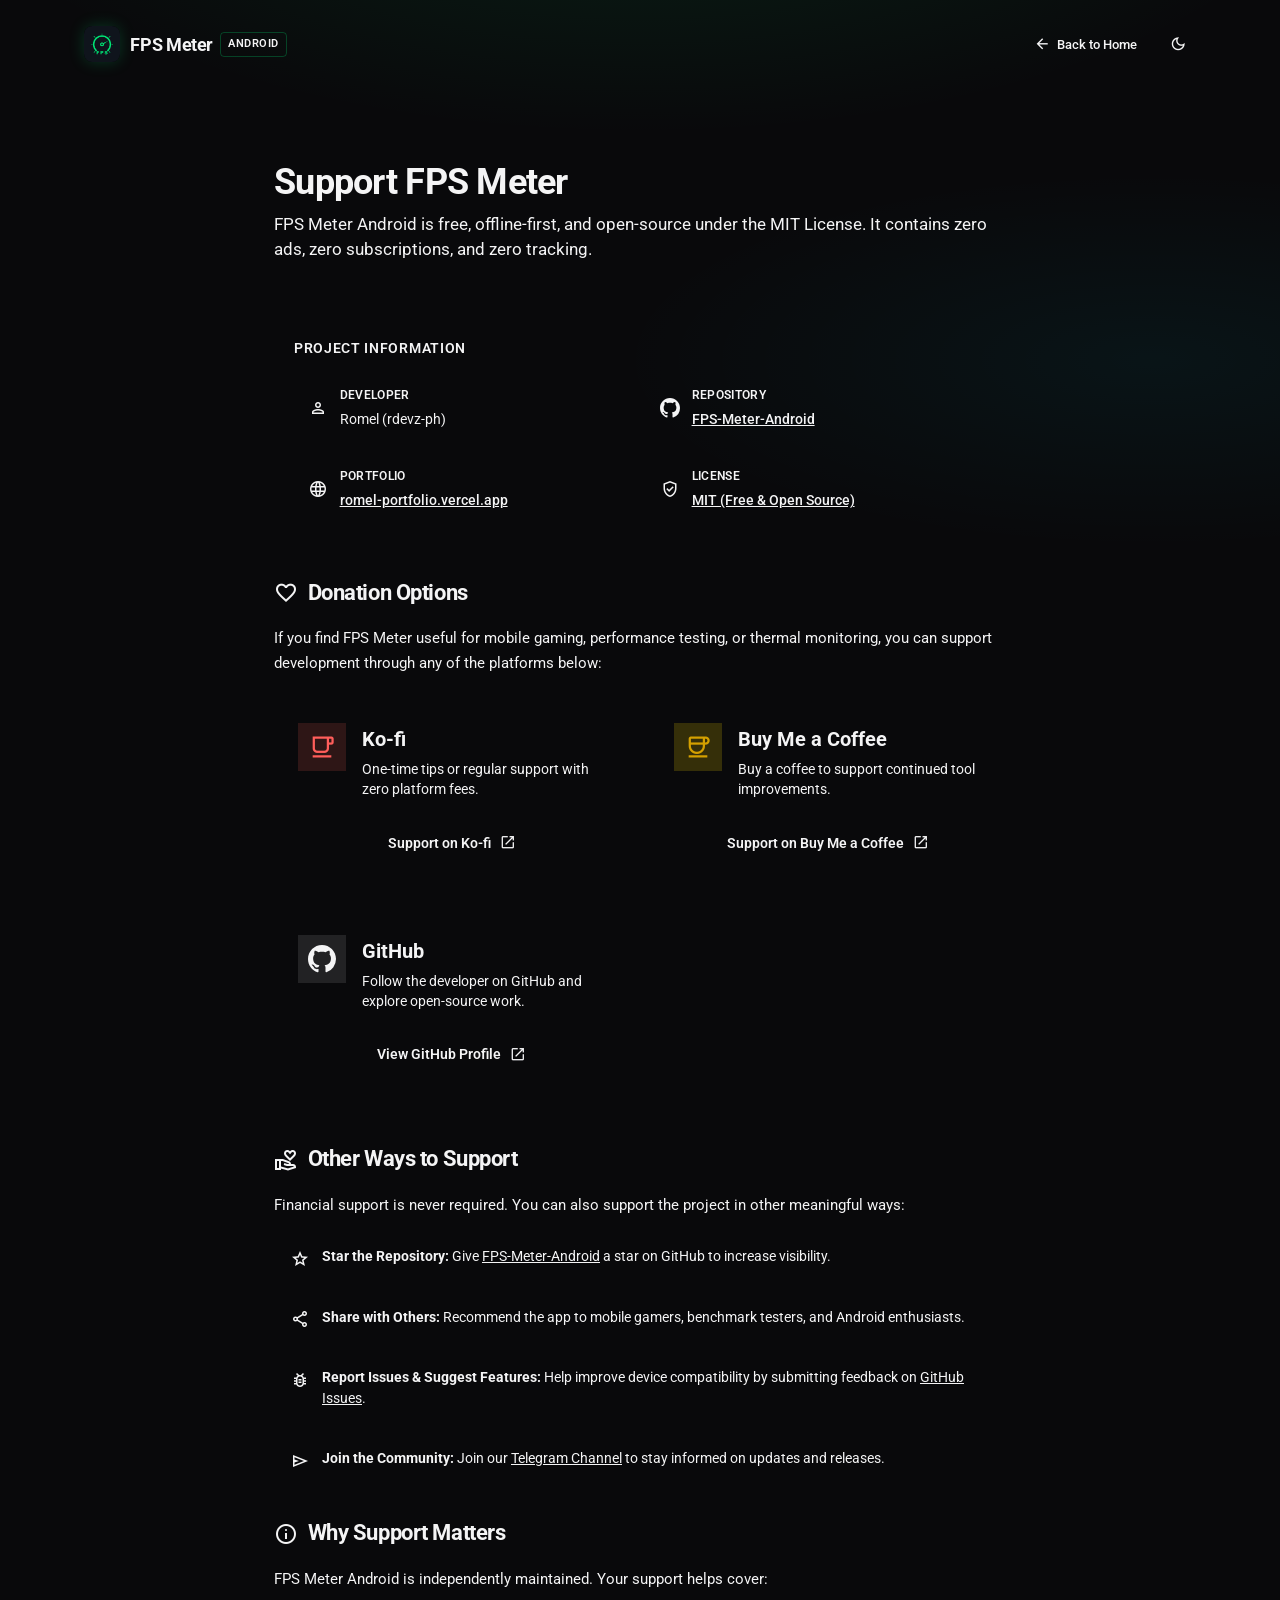
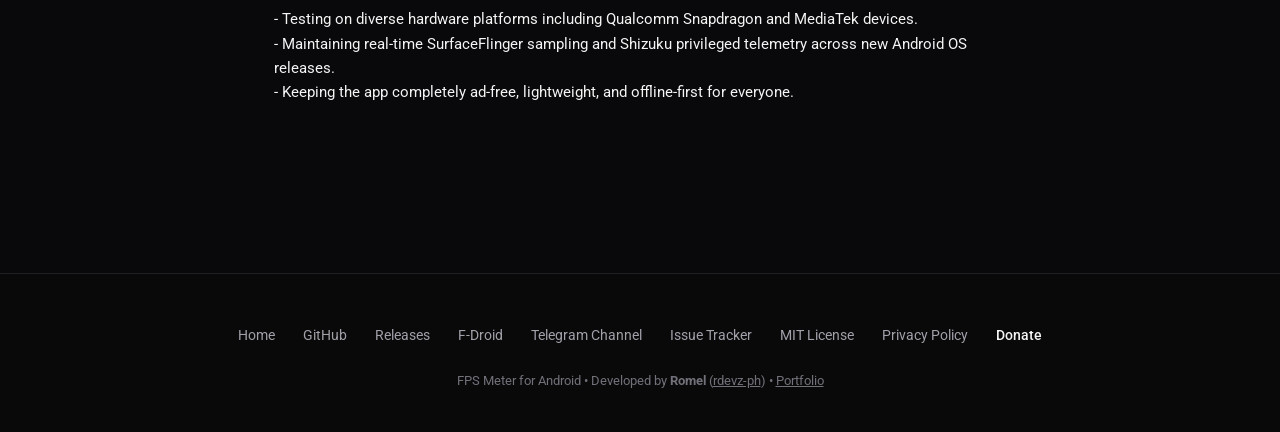
<file: docs/donate.html>
<!DOCTYPE html>
<html lang="en" data-theme="dark">

<head>
  <meta charset="UTF-8">
  <meta name="viewport" content="width=device-width, initial-scale=1.0">
  <title>Donate & Support - FPS Meter for Android</title>

  <!-- SEO & Social Meta -->
  <meta name="description"
    content="Support FPS Meter for Android. Help keep the application 100% free, offline, ad-free, and open-source.">
  <meta name="keywords"
    content="FPS Meter, Android, Donate, Support, Open Source, Ko-fi, Buy Me a Coffee, GitHub">
  <meta name="author" content="Romel (rdevz-ph)">

  <meta property="og:title" content="Donate & Support - FPS Meter for Android">
  <meta property="og:description"
    content="Support FPS Meter for Android. Help keep the application 100% free, offline, ad-free, and open-source.">
  <meta property="og:image" content="assets/icon.png">
  <meta property="og:type" content="website">

  <!-- Favicon -->
  <link rel="icon" type="image/png" href="assets/icon.png">
  <link rel="apple-touch-icon" href="assets/icon.png">

  <!-- Google Fonts: Roboto & JetBrains Mono -->
  <link rel="preconnect" href="https://fonts.googleapis.com">
  <link rel="preconnect" href="https://fonts.gstatic.com" crossorigin>
  <link
    href="https://fonts.googleapis.com/css2?family=Roboto:wght@400;500;700&family=JetBrains+Mono:wght@500;600&display=swap"
    rel="stylesheet">

  <!-- Material Symbols Outlined -->
  <link
    href="https://fonts.googleapis.com/css2?family=Material+Symbols+Outlined:opsz,wght,FILL,GRAD@20..48,100..700,0..1,-50..200"
    rel="stylesheet">

  <link rel="stylesheet" href="style.css">

  <style>
    *, *::before, *::after {
      box-sizing: border-box;
    }

    body {
      overflow-x: hidden;
      width: 100%;
    }

    .donate-container {
      max-width: 860px;
      margin: 0 auto;
      padding: 2rem 1.5rem 5rem;
      width: 100%;
    }

    .donate-card {
      background-color: var(--md-sys-color-surface-container);
      border: 1px solid var(--md-sys-color-outline-variant);
      border-radius: var(--md-sys-shape-corner-extra-large);
      padding: 2.5rem;
      margin-bottom: 2rem;
      width: 100%;
    }

    .donate-header {
      margin-bottom: 2rem;
      border-bottom: 1px solid var(--md-sys-color-outline-variant);
      padding-bottom: 1.5rem;
    }

    .donate-title {
      font-size: 2.25rem;
      font-weight: 700;
      color: var(--md-sys-color-on-surface);
      margin-bottom: 0.5rem;
      letter-spacing: -0.02em;
      line-height: 1.2;
    }

    .donate-subtitle {
      font-size: 1.05rem;
      color: var(--md-sys-color-on-surface-variant);
      line-height: 1.5;
    }

    .dev-box {
      background-color: var(--md-sys-color-surface-container-high);
      border: 1px solid var(--md-sys-color-outline-variant);
      border-radius: var(--md-sys-shape-corner-large);
      padding: 1.25rem;
      margin: 1.5rem 0 2rem;
    }

    .dev-box h3 {
      font-size: 0.85rem;
      font-weight: 600;
      color: var(--md-sys-color-primary);
      margin-bottom: 0.85rem;
      text-transform: uppercase;
      letter-spacing: 0.05em;
    }

    .dev-grid {
      display: grid;
      grid-template-columns: repeat(auto-fit, minmax(280px, 1fr));
      gap: 0.75rem;
    }

    .dev-item {
      display: flex;
      align-items: center;
      gap: 0.75rem;
      padding: 0.75rem 0.85rem;
      background-color: var(--md-sys-color-surface-container);
      border: 1px solid var(--md-sys-color-outline-variant);
      border-radius: var(--md-sys-shape-corner-medium);
      min-width: 0;
    }

    .dev-icon {
      color: var(--md-sys-color-primary);
      font-size: 1.25rem;
      width: 1.25rem;
      height: 1.25rem;
      display: inline-flex;
      align-items: center;
      justify-content: center;
      flex-shrink: 0;
      line-height: 1;
    }

    .dev-icon svg {
      width: 1.25rem;
      height: 1.25rem;
      fill: currentColor;
    }

    .dev-info {
      display: flex;
      flex-direction: column;
      gap: 0.2rem;
      min-width: 0;
      flex: 1;
    }

    .dev-label {
      font-size: 0.75rem;
      font-weight: 600;
      color: var(--md-sys-color-on-surface-variant);
      text-transform: uppercase;
      letter-spacing: 0.03em;
    }

    .dev-value {
      font-size: 0.9rem;
      color: var(--md-sys-color-on-surface);
      overflow-wrap: anywhere;
      word-break: break-word;
    }

    .dev-link {
      font-size: 0.875rem;
      color: var(--md-sys-color-primary);
      text-decoration: underline;
      font-weight: 500;
      overflow-wrap: anywhere;
      word-break: break-all;
      transition: opacity 0.2s ease;
    }

    .dev-link:hover {
      opacity: 0.8;
    }

    /* Donation Channels Grid */
    .channels-grid {
      display: grid;
      grid-template-columns: repeat(auto-fit, minmax(320px, 1fr));
      gap: 1.25rem;
      margin: 1.5rem 0 2.5rem;
    }

    .channel-card {
      background-color: var(--md-sys-color-surface-container-high);
      border: 1px solid var(--md-sys-color-outline-variant);
      border-radius: var(--md-sys-shape-corner-large);
      padding: 1.5rem;
      display: flex;
      flex-direction: column;
      justify-content: space-between;
      gap: 1.25rem;
      transition: transform 0.2s ease, border-color 0.2s ease;
    }

    .channel-card:hover {
      transform: translateY(-2px);
      border-color: var(--md-sys-color-primary);
    }

    .channel-top {
      display: flex;
      align-items: flex-start;
      gap: 1rem;
    }

    .channel-icon-wrap {
      width: 48px;
      height: 48px;
      border-radius: var(--md-sys-shape-corner-medium);
      display: inline-flex;
      align-items: center;
      justify-content: center;
      flex-shrink: 0;
    }

    .channel-icon-kofi {
      background-color: rgba(255, 94, 91, 0.15);
      color: #FF5E5B;
    }

    .channel-icon-bmac {
      background-color: rgba(255, 221, 0, 0.18);
      color: #D4A000;
    }

    .channel-icon-github {
      background-color: rgba(255, 255, 255, 0.1);
      color: var(--md-sys-color-on-surface);
    }

    .channel-icon-github svg {
      width: 28px;
      height: 28px;
      fill: currentColor;
    }

    .channel-title {
      font-size: 1.25rem;
      font-weight: 700;
      color: var(--md-sys-color-on-surface);
      margin-bottom: 0.25rem;
    }

    .channel-desc {
      font-size: 0.875rem;
      color: var(--md-sys-color-on-surface-variant);
      line-height: 1.45;
    }

    .channel-btn {
      display: inline-flex;
      align-items: center;
      justify-content: center;
      gap: 0.5rem;
      padding: 0.75rem 1.25rem;
      border-radius: var(--md-sys-shape-corner-full);
      font-size: 0.9rem;
      font-weight: 600;
      text-decoration: none;
      transition: opacity 0.2s ease, transform 0.2s ease;
      width: 100%;
      cursor: pointer;
    }

    .channel-btn-primary {
      background-color: var(--md-sys-color-primary);
      color: var(--md-sys-color-on-primary);
    }

    .channel-btn-tonal {
      background-color: var(--md-sys-color-secondary-container);
      color: var(--md-sys-color-on-secondary-container);
    }

    .channel-btn:hover {
      opacity: 0.9;
    }

    /* Content Sections */
    .section-title {
      font-size: 1.35rem;
      font-weight: 700;
      color: var(--md-sys-color-on-surface);
      margin: 2rem 0 1rem;
      display: flex;
      align-items: center;
      gap: 0.6rem;
    }

    .section-title span.material-symbols-outlined {
      color: var(--md-sys-color-primary);
      font-size: 1.5rem;
    }

    .section-text {
      font-size: 0.95rem;
      color: var(--md-sys-color-on-surface-variant);
      line-height: 1.6;
      margin-bottom: 1rem;
    }

    .free-support-list {
      list-style: none;
      padding: 0;
      margin: 1rem 0 1.5rem;
      display: grid;
      gap: 0.75rem;
    }

    .free-support-item {
      display: flex;
      align-items: flex-start;
      gap: 0.75rem;
      padding: 0.85rem 1rem;
      background-color: var(--md-sys-color-surface-container-high);
      border: 1px solid var(--md-sys-color-outline-variant);
      border-radius: var(--md-sys-shape-corner-medium);
      font-size: 0.9rem;
      color: var(--md-sys-color-on-surface);
      line-height: 1.45;
    }

    .free-support-item span.material-symbols-outlined {
      color: var(--md-sys-color-primary);
      font-size: 1.25rem;
      margin-top: 0.1rem;
      flex-shrink: 0;
    }

    .free-support-item strong {
      color: var(--md-sys-color-on-surface);
    }

    .free-support-item a {
      color: var(--md-sys-color-primary);
      text-decoration: underline;
    }

    /* Top App Bar Overrides */
    .m3-top-app-bar {
      position: sticky;
      top: 0;
      z-index: 100;
      background-color: var(--md-sys-color-surface);
      border-bottom: 1px solid var(--md-sys-color-outline-variant);
      padding: 0.65rem 0;
    }

    .header-content {
      display: flex;
      align-items: center;
      justify-content: space-between;
      gap: 1rem;
    }

    .brand-link {
      display: flex;
      align-items: center;
      gap: 0.65rem;
      text-decoration: none;
      color: var(--md-sys-color-on-surface);
      min-width: 0;
    }

    .brand-icon {
      width: 36px;
      height: 36px;
      border-radius: 8px;
      flex-shrink: 0;
    }

    .brand-title {
      font-size: 1.15rem;
      font-weight: 700;
      display: flex;
      align-items: center;
      gap: 0.45rem;
      white-space: nowrap;
    }

    .brand-badge {
      font-size: 0.7rem;
      font-weight: 600;
      padding: 0.15rem 0.45rem;
      border-radius: 4px;
      background-color: var(--md-sys-color-secondary-container);
      color: var(--md-sys-color-on-secondary-container);
      text-transform: uppercase;
      letter-spacing: 0.04em;
    }

    .nav-actions {
      display: flex;
      align-items: center;
      gap: 0.6rem;
      flex-shrink: 0;
    }

    .nav-btn-link {
      display: inline-flex;
      align-items: center;
      justify-content: center;
      gap: 0.35rem;
      padding: 0.45rem 0.85rem;
      border-radius: var(--md-sys-shape-corner-full);
      font-size: 0.825rem;
      font-weight: 500;
      color: var(--md-sys-color-on-surface);
      background-color: var(--md-sys-color-surface-container-high);
      border: 1px solid var(--md-sys-color-outline-variant);
      text-decoration: none;
      transition: background-color 0.2s ease;
      white-space: nowrap;
    }

    .nav-btn-link:hover {
      background-color: var(--md-sys-color-surface-container-highest);
    }

    .theme-btn-round {
      display: inline-flex;
      align-items: center;
      justify-content: center;
      width: 2.25rem;
      height: 2.25rem;
      border-radius: 50%;
      border: 1px solid var(--md-sys-color-outline-variant);
      background-color: var(--md-sys-color-surface-container-high);
      color: var(--md-sys-color-on-surface);
      cursor: pointer;
      transition: background-color 0.2s ease;
    }

    .theme-btn-round:hover {
      background-color: var(--md-sys-color-surface-container-highest);
    }

    @media (max-width: 600px) {
      .donate-container {
        padding: 1rem 0.75rem 3rem;
      }

      .donate-card {
        padding: 1.5rem 1rem;
      }

      .donate-title {
        font-size: 1.75rem;
      }

      .channels-grid {
        grid-template-columns: 1fr;
      }

      .nav-btn-text {
        display: none;
      }

      .nav-btn-link {
        padding: 0;
        width: 2.25rem;
        height: 2.25rem;
      }
    }
  </style>
</head>

<body>

  <!-- Top App Bar -->
  <header class="m3-top-app-bar">
    <div class="container header-content">
      <a href="index.html" class="brand-link">
        <img src="assets/icon.png" alt="FPS Meter Icon" class="brand-icon">
        <div class="brand-title">
          FPS Meter
          <span class="brand-badge">Android</span>
        </div>
      </a>

      <!-- Quick Action Buttons -->
      <div class="nav-actions">
        <a href="index.html" class="nav-btn-link" title="Back to Home">
          <span class="material-symbols-outlined" style="font-size: 1.15rem;">arrow_back</span>
          <span class="nav-btn-text">Back to Home</span>
        </a>

        <!-- Theme Switcher -->
        <button id="theme-toggle-btn" class="theme-btn-round" aria-label="Toggle Theme" title="Theme (Dark / AMOLED / Light)">
          <span class="material-symbols-outlined" id="theme-icon" style="font-size: 1.15rem;">dark_mode</span>
        </button>
      </div>
    </div>
  </header>

  <!-- Main Content -->
  <main class="donate-container">
    <article class="donate-card">

      <header class="donate-header">
        <h1 class="donate-title">Support FPS Meter</h1>
        <p class="donate-subtitle">
          FPS Meter Android is free, offline-first, and open-source under the MIT License. It contains zero ads, zero subscriptions, and zero tracking.
        </p>
      </header>

      <!-- Developer Info Box -->
      <div class="dev-box">
        <h3>Project Information</h3>
        <div class="dev-grid">
          <div class="dev-item">
            <span class="material-symbols-outlined dev-icon">person</span>
            <div class="dev-info">
              <span class="dev-label">Developer</span>
              <span class="dev-value">Romel (rdevz-ph)</span>
            </div>
          </div>

          <div class="dev-item">
            <span class="dev-icon" aria-hidden="true">
              <svg viewBox="0 0 24 24" width="20" height="20" fill="currentColor">
                <path d="M12 0C5.37 0 0 5.37 0 12c0 5.31 3.435 9.795 8.205 11.385.6.105.825-.255.825-.57 0-.285-.015-1.23-.015-2.235-3.015.555-3.795-.735-4.035-1.41-.135-.345-.72-1.41-1.23-1.695-.42-.225-1.02-.78-.015-.795.945-.015 1.62.87 1.845 1.23 1.08 1.815 2.805 1.305 3.495.99.105-.78.42-1.305.765-1.605-2.67-.3-5.46-1.335-5.46-5.925 0-1.305.465-2.385 1.23-3.225-.12-.3-.54-1.53.12-3.18 0 0 1.005-.315 3.3 1.23.96-.27 1.98-.405 3-.405s2.04.135 3 .405c2.295-1.56 3.3-1.23 3.3-1.23.66 1.65.24 2.88.12 3.18.765.84 1.23 1.905 1.23 3.225 0 4.605-2.805 5.625-5.475 5.925.435.375.81 1.095.81 2.22 0 1.605-.015 2.895-.015 3.3 0 .315.225.69.825.57A12.02 12.02 0 0 0 24 12c0-6.63-5.37-12-12-12z"/>
              </svg>
            </span>
            <div class="dev-info">
              <span class="dev-label">Repository</span>
              <a href="https://github.com/rdevz-ph/FPS-Meter-Android" target="_blank" rel="noopener noreferrer" class="dev-link">
                FPS-Meter-Android
              </a>
            </div>
          </div>

          <div class="dev-item">
            <span class="material-symbols-outlined dev-icon">language</span>
            <div class="dev-info">
              <span class="dev-label">Portfolio</span>
              <a href="https://romel-portfolio.vercel.app/" target="_blank" rel="noopener noreferrer" class="dev-link">
                romel-portfolio.vercel.app
              </a>
            </div>
          </div>

          <div class="dev-item">
            <span class="material-symbols-outlined dev-icon">verified_user</span>
            <div class="dev-info">
              <span class="dev-label">License</span>
              <a href="https://github.com/rdevz-ph/FPS-Meter-Android/blob/main/LICENSE" target="_blank" rel="noopener noreferrer" class="dev-link">
                MIT (Free & Open Source)
              </a>
            </div>
          </div>
        </div>
      </div>

      <!-- Donation Channels -->
      <h2 class="section-title">
        <span class="material-symbols-outlined">favorite</span>
        Donation Options
      </h2>
      <p class="section-text">
        If you find FPS Meter useful for mobile gaming, performance testing, or thermal monitoring, you can support development through any of the platforms below:
      </p>

      <div class="channels-grid">
        <!-- Ko-fi -->
        <div class="channel-card">
          <div>
            <div class="channel-top">
              <div class="channel-icon-wrap channel-icon-kofi">
                <span class="material-symbols-outlined" style="font-size: 1.75rem;">local_cafe</span>
              </div>
              <div>
                <h3 class="channel-title">Ko-fi</h3>
                <p class="channel-desc">One-time tips or regular support with zero platform fees.</p>
              </div>
            </div>
          </div>
          <a href="https://ko-fi.com/romelbrosas" target="_blank" rel="noopener noreferrer" class="channel-btn channel-btn-primary">
            <span>Support on Ko-fi</span>
            <span class="material-symbols-outlined" style="font-size: 1.1rem;">open_in_new</span>
          </a>
        </div>

        <!-- Buy Me a Coffee -->
        <div class="channel-card">
          <div>
            <div class="channel-top">
              <div class="channel-icon-wrap channel-icon-bmac">
                <span class="material-symbols-outlined" style="font-size: 1.75rem;">coffee</span>
              </div>
              <div>
                <h3 class="channel-title">Buy Me a Coffee</h3>
                <p class="channel-desc">Buy a coffee to support continued tool improvements.</p>
              </div>
            </div>
          </div>
          <a href="https://buymeacoffee.com/rdevzph" target="_blank" rel="noopener noreferrer" class="channel-btn channel-btn-primary">
            <span>Support on Buy Me a Coffee</span>
            <span class="material-symbols-outlined" style="font-size: 1.1rem;">open_in_new</span>
          </a>
        </div>

        <!-- GitHub -->
        <div class="channel-card">
          <div>
            <div class="channel-top">
              <div class="channel-icon-wrap channel-icon-github">
                <svg viewBox="0 0 24 24" width="28" height="28" fill="currentColor" aria-hidden="true">
                  <path d="M12 0C5.37 0 0 5.37 0 12c0 5.31 3.435 9.795 8.205 11.385.6.105.825-.255.825-.57 0-.285-.015-1.23-.015-2.235-3.015.555-3.795-.735-4.035-1.41-.135-.345-.72-1.41-1.23-1.695-.42-.225-1.02-.78-.015-.795.945-.015 1.62.87 1.845 1.23 1.08 1.815 2.805 1.305 3.495.99.105-.78.42-1.305.765-1.605-2.67-.3-5.46-1.335-5.46-5.925 0-1.305.465-2.385 1.23-3.225-.12-.3-.54-1.53.12-3.18 0 0 1.005-.315 3.3 1.23.96-.27 1.98-.405 3-.405s2.04.135 3 .405c2.295-1.56 3.3-1.23 3.3-1.23.66 1.65.24 2.88.12 3.18.765.84 1.23 1.905 1.23 3.225 0 4.605-2.805 5.625-5.475 5.925.435.375.81 1.095.81 2.22 0 1.605-.015 2.895-.015 3.3 0 .315.225.69.825.57A12.02 12.02 0 0 0 24 12c0-6.63-5.37-12-12-12z"/>
                </svg>
              </div>
              <div>
                <h3 class="channel-title">GitHub</h3>
                <p class="channel-desc">Follow the developer on GitHub and explore open-source work.</p>
              </div>
            </div>
          </div>
          <a href="https://github.com/rdevz-ph" target="_blank" rel="noopener noreferrer" class="channel-btn channel-btn-tonal">
            <span>View GitHub Profile</span>
            <span class="material-symbols-outlined" style="font-size: 1.1rem;">open_in_new</span>
          </a>
        </div>
      </div>

      <!-- Free Ways to Support -->
      <h2 class="section-title">
        <span class="material-symbols-outlined">volunteer_activism</span>
        Other Ways to Support
      </h2>
      <p class="section-text">
        Financial support is never required. You can also support the project in other meaningful ways:
      </p>

      <ul class="free-support-list">
        <li class="free-support-item">
          <span class="material-symbols-outlined">star</span>
          <div>
            <strong>Star the Repository:</strong> Give <a href="https://github.com/rdevz-ph/FPS-Meter-Android" target="_blank" rel="noopener noreferrer">FPS-Meter-Android</a> a star on GitHub to increase visibility.
          </div>
        </li>
        <li class="free-support-item">
          <span class="material-symbols-outlined">share</span>
          <div>
            <strong>Share with Others:</strong> Recommend the app to mobile gamers, benchmark testers, and Android enthusiasts.
          </div>
        </li>
        <li class="free-support-item">
          <span class="material-symbols-outlined">bug_report</span>
          <div>
            <strong>Report Issues & Suggest Features:</strong> Help improve device compatibility by submitting feedback on <a href="https://github.com/rdevz-ph/FPS-Meter-Android/issues" target="_blank" rel="noopener noreferrer">GitHub Issues</a>.
          </div>
        </li>
        <li class="free-support-item">
          <span class="material-symbols-outlined">send</span>
          <div>
            <strong>Join the Community:</strong> Join our <a href="https://t.me/fpsmeterandroid" target="_blank" rel="noopener noreferrer">Telegram Channel</a> to stay informed on updates and releases.
          </div>
        </li>
      </ul>

      <!-- Why We Build This -->
      <h2 class="section-title">
        <span class="material-symbols-outlined">info</span>
        Why Support Matters
      </h2>
      <p class="section-text">
        FPS Meter Android is independently maintained. Your support helps cover:
      </p>
      <p class="section-text">
        - Testing on diverse hardware platforms including Qualcomm Snapdragon and MediaTek devices.
        <br>
        - Maintaining real-time SurfaceFlinger sampling and Shizuku privileged telemetry across new Android OS releases.
        <br>
        - Keeping the app completely ad-free, lightweight, and offline-first for everyone.
      </p>

    </article>
  </main>

  <!-- Footer -->
  <footer class="footer">
    <div class="container footer-content">
      <ul class="footer-links">
        <li><a href="index.html" class="footer-link">Home</a></li>
        <li><a href="https://github.com/rdevz-ph/FPS-Meter-Android" target="_blank" rel="noopener noreferrer" class="footer-link">GitHub</a></li>
        <li><a href="https://github.com/rdevz-ph/FPS-Meter-Android/releases" target="_blank" rel="noopener noreferrer" class="footer-link">Releases</a></li>
        <li><a href="https://f-droid.org/en/packages/com.rdevzph.fpsmeter/" target="_blank" rel="noopener noreferrer" class="footer-link">F-Droid</a></li>
        <li><a href="https://t.me/fpsmeterandroid" target="_blank" rel="noopener noreferrer" class="footer-link">Telegram Channel</a></li>
        <li><a href="https://github.com/rdevz-ph/FPS-Meter-Android/issues" target="_blank" rel="noopener noreferrer" class="footer-link">Issue Tracker</a></li>
        <li><a href="https://github.com/rdevz-ph/FPS-Meter-Android/blob/main/LICENSE" target="_blank" rel="noopener noreferrer" class="footer-link">MIT License</a></li>
        <li><a href="privacy.html" class="footer-link">Privacy Policy</a></li>
        <li><a href="donate.html" class="footer-link" style="color: var(--md-sys-color-primary); font-weight: 500;">Donate</a></li>
      </ul>

      <p class="footer-meta">
        FPS Meter for Android • Developed by <strong>Romel</strong> (<a href="https://github.com/rdevz-ph" target="_blank" rel="noopener noreferrer" style="color: inherit; text-decoration: underline;">rdevz-ph</a>) • <a href="https://romel-portfolio.vercel.app/" target="_blank" rel="noopener noreferrer" style="color: inherit; text-decoration: underline;">Portfolio</a>
      </p>
    </div>
  </footer>

  <!-- Theme Script -->
  <script>
    const THEMES = ['dark', 'amoled', 'light'];
    const THEME_ICONS = {
      'dark': 'dark_mode',
      'amoled': 'contrast',
      'light': 'light_mode'
    };
    const THEME_TITLES = {
      'dark': 'Theme: Dark (Default) - Click to switch to AMOLED Black',
      'amoled': 'Theme: AMOLED Black - Click to switch to Light',
      'light': 'Theme: Light - Click to switch to Dark'
    };

    const themeToggleBtn = document.getElementById('theme-toggle-btn');
    const themeIcon = document.getElementById('theme-icon');

    function applyTheme(themeName) {
      if (!THEMES.includes(themeName)) themeName = 'dark';
      document.documentElement.setAttribute('data-theme', themeName);
      if (themeIcon) themeIcon.textContent = THEME_ICONS[themeName] || 'dark_mode';
      if (themeToggleBtn) themeToggleBtn.title = THEME_TITLES[themeName] || 'Toggle Theme';
      try {
        localStorage.setItem('fpsmeter_theme', themeName);
      } catch (_) {}
    }

    const savedTheme = (() => {
      try {
        return localStorage.getItem('fpsmeter_theme');
      } catch (_) {
        return null;
      }
    })();

    if (savedTheme && THEMES.includes(savedTheme)) {
      applyTheme(savedTheme);
    } else {
      applyTheme('dark');
    }

    if (themeToggleBtn) {
      themeToggleBtn.addEventListener('click', () => {
        const current = document.documentElement.getAttribute('data-theme') || 'dark';
        const nextIdx = (THEMES.indexOf(current) + 1) % THEMES.length;
        applyTheme(THEMES[nextIdx]);
      });
    }
  </script>
</body>

</html>
</file>
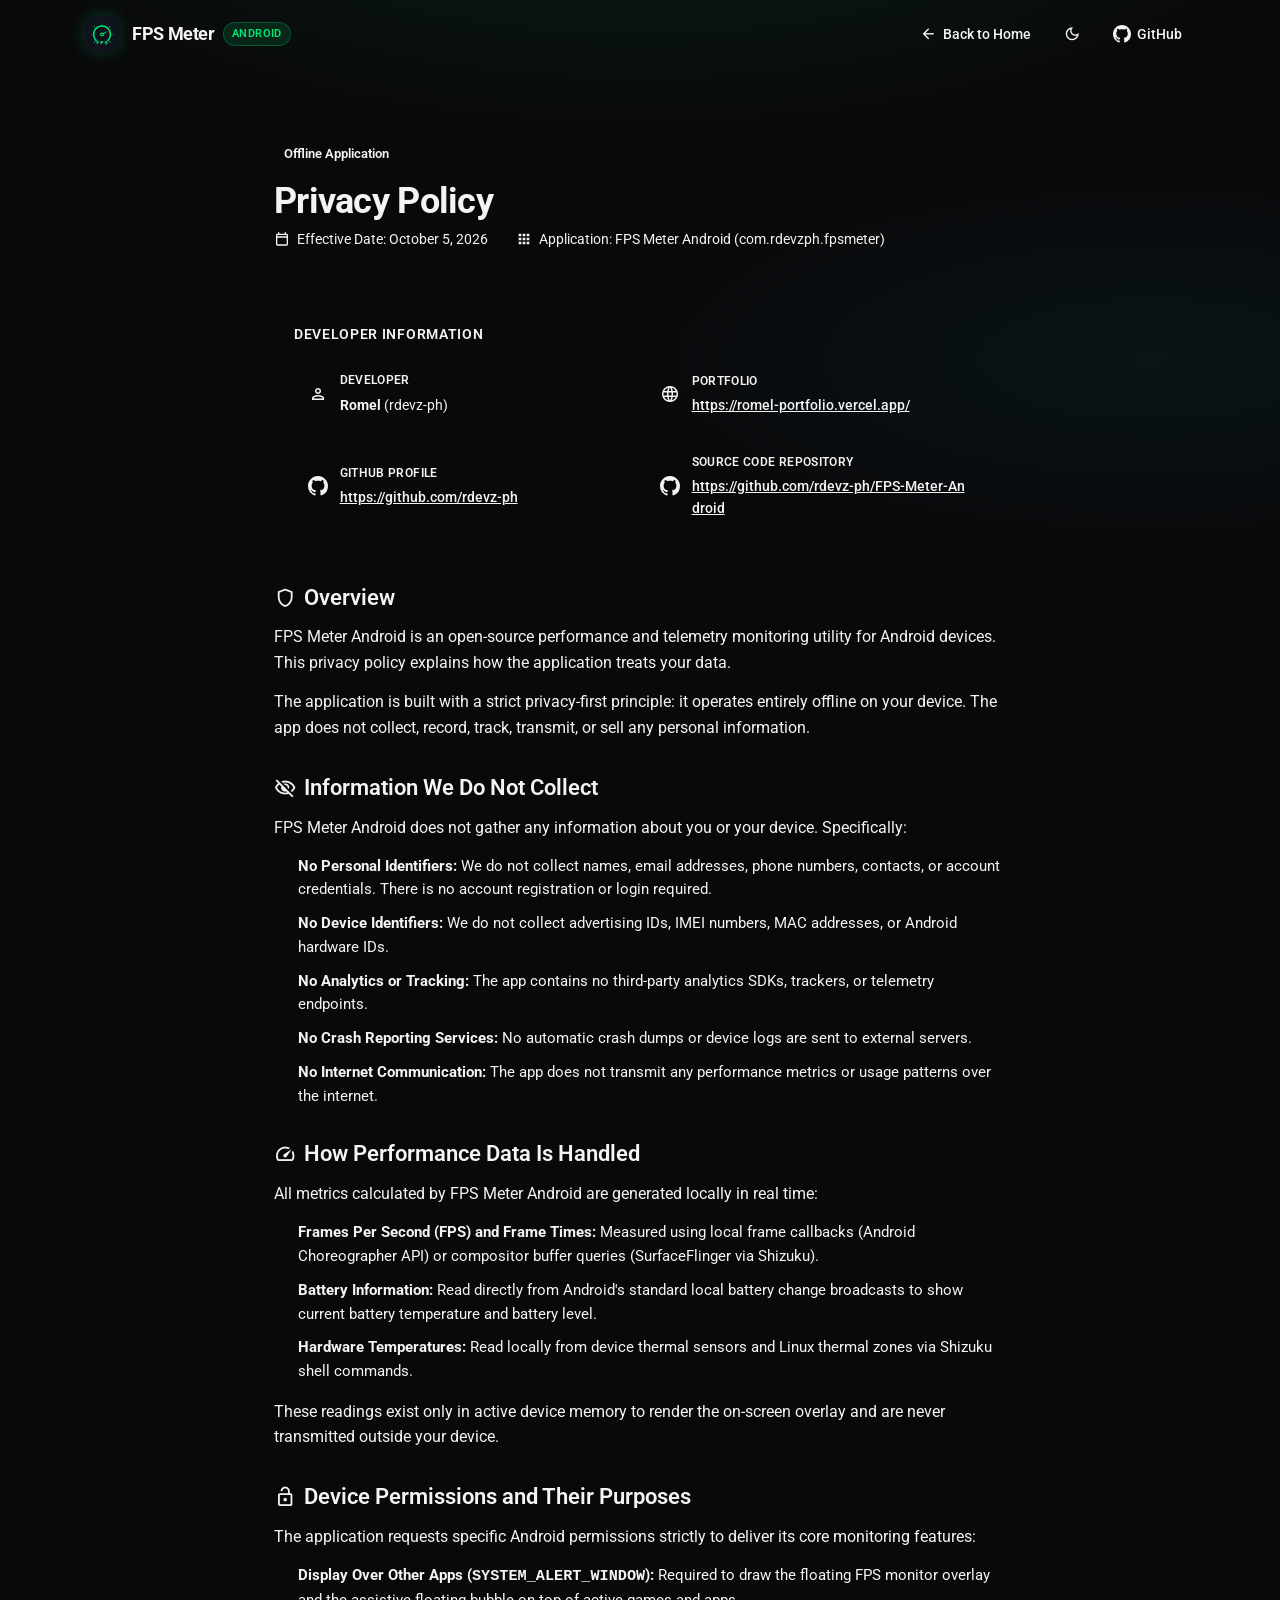
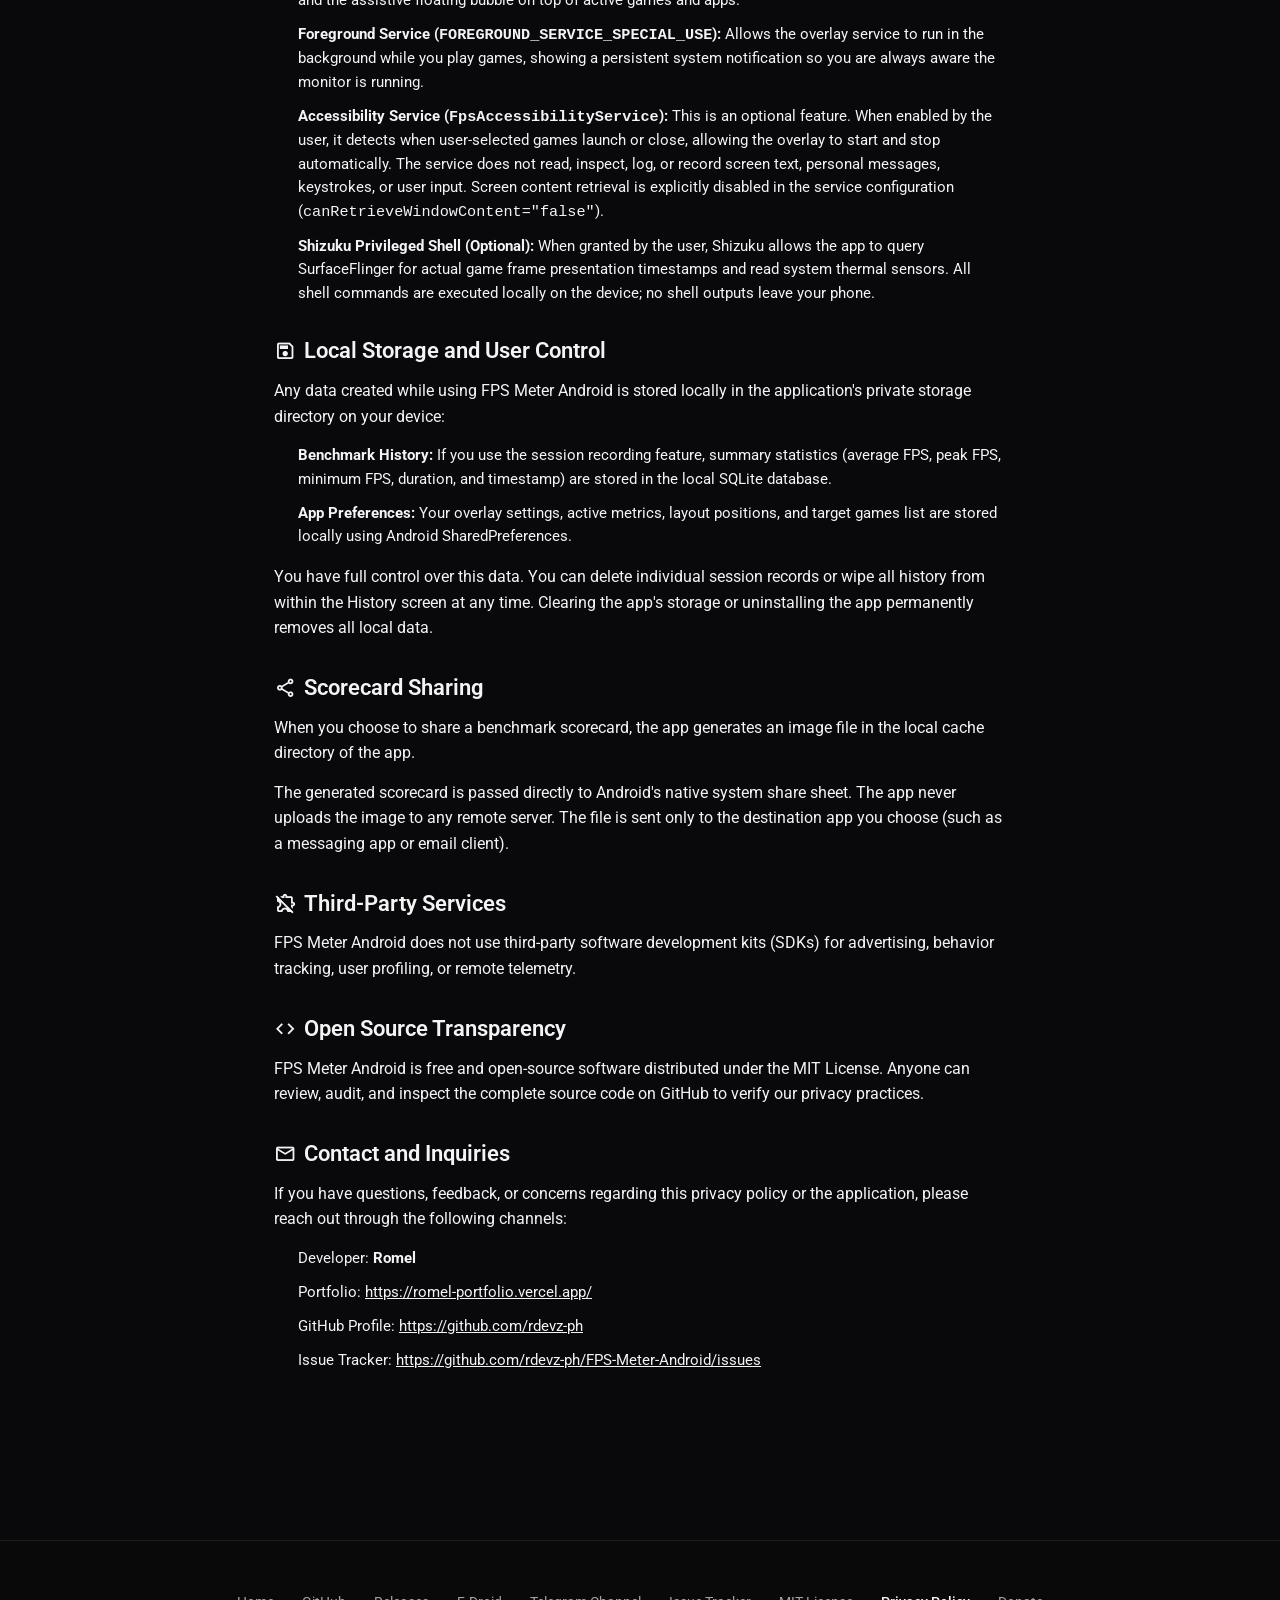
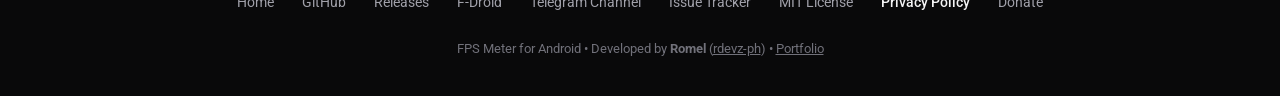
<file: docs/privacy.html>
<!DOCTYPE html>
<html lang="en" data-theme="dark">

<head>
  <meta charset="UTF-8">
  <meta name="viewport" content="width=device-width, initial-scale=1.0">
  <title>Privacy Policy - FPS Meter for Android</title>

  <!-- SEO & Social Meta -->
  <meta name="description"
    content="Privacy Policy for FPS Meter Android. 100% offline, zero data collection, zero analytics, and zero tracking.">
  <meta name="keywords"
    content="FPS Meter, Android, Privacy Policy, Offline, Open Source, Shizuku">
  <meta name="author" content="Romel (rdevz-ph)">

  <meta property="og:title" content="Privacy Policy - FPS Meter for Android">
  <meta property="og:description"
    content="Privacy Policy for FPS Meter Android. 100% offline, zero data collection, zero analytics, and zero tracking.">
  <meta property="og:image" content="assets/icon.png">
  <meta property="og:type" content="website">

  <!-- Favicon -->
  <link rel="icon" type="image/png" href="assets/icon.png">
  <link rel="apple-touch-icon" href="assets/icon.png">

  <!-- Google Fonts: Roboto & JetBrains Mono -->
  <link rel="preconnect" href="https://fonts.googleapis.com">
  <link rel="preconnect" href="https://fonts.gstatic.com" crossorigin>
  <link
    href="https://fonts.googleapis.com/css2?family=Roboto:wght@400;500;700&family=JetBrains+Mono:wght@500;600&display=swap"
    rel="stylesheet">

  <!-- Material Symbols Outlined -->
  <link
    href="https://fonts.googleapis.com/css2?family=Material+Symbols+Outlined:opsz,wght,FILL,GRAD@20..48,100..700,0..1,-50..200"
    rel="stylesheet">

  <link rel="stylesheet" href="style.css">

  <style>
    *, *::before, *::after {
      box-sizing: border-box;
    }

    body {
      overflow-x: hidden;
      width: 100%;
    }

    .policy-container {
      max-width: 860px;
      margin: 0 auto;
      padding: 2rem 1.5rem 5rem;
      width: 100%;
    }

    .policy-card {
      background-color: var(--md-sys-color-surface-container);
      border: 1px solid var(--md-sys-color-outline-variant);
      border-radius: var(--md-sys-shape-corner-extra-large);
      padding: 2.5rem;
      margin-bottom: 2rem;
      width: 100%;
    }

    .policy-header {
      margin-bottom: 2rem;
      border-bottom: 1px solid var(--md-sys-color-outline-variant);
      padding-bottom: 1.5rem;
    }

    .policy-title {
      font-size: 2.25rem;
      font-weight: 700;
      color: var(--md-sys-color-on-surface);
      margin-bottom: 0.5rem;
      letter-spacing: -0.02em;
      line-height: 1.2;
    }

    .policy-meta {
      display: flex;
      flex-wrap: wrap;
      align-items: center;
      gap: 0.75rem 1.75rem;
      font-size: 0.85rem;
      color: var(--md-sys-color-on-surface-variant);
    }

    .policy-meta-item {
      display: inline-flex;
      align-items: center;
      gap: 0.45rem;
      min-width: 0;
    }

    .policy-meta-icon {
      width: 16px;
      height: 16px;
      flex-shrink: 0;
      color: var(--md-sys-color-on-surface-variant);
      display: inline-block;
      user-select: none;
      -webkit-user-select: none;
    }

    .policy-meta-text {
      line-height: 1.25;
      font-size: 0.85rem;
      overflow-wrap: anywhere;
    }

    /* Responsive Developer Information Box */
    .dev-box {
      background-color: var(--md-sys-color-surface-container-high);
      border: 1px solid var(--md-sys-color-outline-variant);
      border-radius: var(--md-sys-shape-corner-large);
      padding: 1.25rem;
      margin: 1.5rem 0 2rem;
    }

    .dev-box h3 {
      font-size: 0.85rem;
      font-weight: 600;
      color: var(--md-sys-color-primary);
      margin-bottom: 0.85rem;
      text-transform: uppercase;
      letter-spacing: 0.05em;
    }

    .dev-grid {
      display: grid;
      grid-template-columns: repeat(auto-fit, minmax(280px, 1fr));
      gap: 0.75rem;
    }

    .dev-item {
      display: flex;
      align-items: center;
      gap: 0.75rem;
      padding: 0.75rem 0.85rem;
      background-color: var(--md-sys-color-surface-container);
      border: 1px solid var(--md-sys-color-outline-variant);
      border-radius: var(--md-sys-shape-corner-medium);
      min-width: 0;
    }

    .dev-icon {
      color: var(--md-sys-color-primary);
      font-size: 1.25rem;
      width: 1.25rem;
      height: 1.25rem;
      display: inline-flex;
      align-items: center;
      justify-content: center;
      flex-shrink: 0;
      line-height: 1;
    }

    .dev-info {
      display: flex;
      flex-direction: column;
      gap: 0.2rem;
      min-width: 0;
      flex: 1;
    }

    .dev-label {
      font-size: 0.75rem;
      font-weight: 600;
      color: var(--md-sys-color-on-surface-variant);
      text-transform: uppercase;
      letter-spacing: 0.03em;
    }

    .dev-value {
      font-size: 0.9rem;
      color: var(--md-sys-color-on-surface);
      overflow-wrap: anywhere;
      word-break: break-word;
    }

    .dev-link {
      font-size: 0.875rem;
      color: var(--md-sys-color-primary);
      text-decoration: underline;
      font-weight: 500;
      overflow-wrap: anywhere;
      word-break: break-all;
      transition: opacity 0.2s ease;
    }

    .dev-link:hover {
      opacity: 0.8;
    }

    .policy-section {
      margin-bottom: 2rem;
    }

    .policy-section:last-child {
      margin-bottom: 0;
    }

    .policy-section h2 {
      font-size: 1.35rem;
      font-weight: 600;
      color: var(--md-sys-color-on-surface);
      margin-bottom: 0.85rem;
      display: flex;
      align-items: center;
      gap: 0.5rem;
      line-height: 1.3;
    }

    .policy-section h2 .material-symbols-outlined {
      color: var(--md-sys-color-primary);
      font-size: 1.4rem;
      flex-shrink: 0;
    }

    .policy-section p {
      font-size: 0.975rem;
      color: var(--md-sys-color-on-surface-variant);
      line-height: 1.65;
      margin-bottom: 0.85rem;
      overflow-wrap: anywhere;
    }

    .policy-section a {
      color: var(--md-sys-color-primary);
      text-decoration: underline;
      overflow-wrap: anywhere;
      word-break: break-all;
    }

    .policy-section ul {
      list-style: none;
      padding-left: 0;
      margin: 0.75rem 0 1rem;
      display: flex;
      flex-direction: column;
      gap: 0.65rem;
    }

    .policy-section ul li {
      position: relative;
      padding-left: 1.5rem;
      font-size: 0.95rem;
      color: var(--md-sys-color-on-surface-variant);
      line-height: 1.55;
      overflow-wrap: anywhere;
    }

    .policy-section ul li::before {
      content: "";
      position: absolute;
      left: 0.35rem;
      top: 0.55rem;
      width: 6px;
      height: 6px;
      border-radius: 50%;
      background-color: var(--md-sys-color-primary);
    }

    .policy-section strong {
      color: var(--md-sys-color-on-surface);
    }

    .policy-badge {
      display: inline-block;
      padding: 0.2rem 0.6rem;
      font-size: 0.8rem;
      font-weight: 600;
      border-radius: var(--md-sys-shape-corner-small);
      background-color: var(--md-sys-color-primary-container);
      color: var(--md-sys-color-on-primary-container);
      margin-bottom: 0.75rem;
    }

    /* Navigation Action Buttons */
    .nav-actions {
      display: flex;
      align-items: center;
      gap: 0.5rem;
    }

    .nav-btn-link {
      display: inline-flex;
      align-items: center;
      gap: 0.4rem;
      color: var(--md-sys-color-on-surface);
      font-size: 0.875rem;
      font-weight: 500;
      text-decoration: none;
      padding: 0.5rem 0.85rem;
      border-radius: var(--md-sys-shape-corner-full);
      background-color: var(--md-sys-color-surface-container-high);
      border: 1px solid var(--md-sys-color-outline-variant);
      transition: background-color 0.2s ease, color 0.2s ease;
      white-space: nowrap;
    }

    .nav-btn-link:hover {
      background-color: var(--md-sys-color-surface-container-highest);
      color: var(--md-sys-color-primary);
    }

    .theme-btn-round {
      background: transparent;
      border: 1px solid var(--md-sys-color-outline-variant);
      cursor: pointer;
      color: var(--md-sys-color-on-surface);
      display: flex;
      align-items: center;
      justify-content: center;
      width: 2.4rem;
      height: 2.4rem;
      border-radius: 50%;
      background-color: var(--md-sys-color-surface-container-high);
      transition: background-color 0.2s ease, color 0.2s ease;
    }

    .theme-btn-round:hover {
      background-color: var(--md-sys-color-surface-container-highest);
      color: var(--md-sys-color-primary);
    }

    /* Media Queries for Small Screens */
    @media (max-width: 768px) {
      .policy-container {
        padding: 1.25rem 1rem 3.5rem;
      }

      .policy-card {
        padding: 1.75rem 1.25rem;
        border-radius: var(--md-sys-shape-corner-large);
      }

      .policy-title {
        font-size: 1.85rem;
      }

      .dev-grid {
        grid-template-columns: 1fr;
      }
    }

    @media (max-width: 640px) {
      .nav-btn-text {
        display: none;
      }

      .nav-btn-link {
        padding: 0;
        width: 2.4rem;
        height: 2.4rem;
        border-radius: 50%;
        justify-content: center;
      }

      .header-content {
        padding: 0 0.75rem;
      }

      .brand-title {
        font-size: 0.95rem;
      }
    }

    @media (max-width: 480px) {
      .policy-container {
        padding: 0.75rem 0.5rem 2.5rem;
      }

      .policy-card {
        padding: 1.25rem 0.85rem;
        border-radius: var(--md-sys-shape-corner-large);
      }

      .policy-header {
        margin-bottom: 1.5rem;
        padding-bottom: 1.15rem;
      }

      .policy-title {
        font-size: 1.55rem;
      }

      .policy-meta {
        flex-direction: column;
        align-items: flex-start;
        gap: 0.45rem;
      }

      .dev-box {
        padding: 0.95rem 0.75rem;
        margin: 1.25rem 0 1.5rem;
      }

      .dev-item {
        padding: 0.65rem 0.75rem;
      }

      .policy-section h2 {
        font-size: 1.15rem;
      }

      .policy-section p,
      .policy-section ul li {
        font-size: 0.9rem;
      }

      .nav-actions {
        gap: 0.35rem;
      }

      .nav-btn-link,
      .theme-btn-round {
        width: 2.15rem;
        height: 2.15rem;
      }
    }
  </style>
</head>

<body>

  <!-- Top App Bar -->
  <header class="m3-top-app-bar">
    <div class="container header-content">
      <a href="index.html" class="brand-link">
        <img src="assets/icon.png" alt="FPS Meter Icon" class="brand-icon">
        <div class="brand-title">
          FPS Meter
          <span class="brand-badge">Android</span>
        </div>
      </a>

      <!-- Quick Action Buttons -->
      <div class="nav-actions">
        <a href="index.html" class="nav-btn-link" title="Back to Home">
          <span class="material-symbols-outlined" style="font-size: 1.15rem;">arrow_back</span>
          <span class="nav-btn-text">Back to Home</span>
        </a>

        <!-- Theme Switcher -->
        <button id="theme-toggle-btn" class="theme-btn-round" aria-label="Toggle Theme" title="Theme (Dark / AMOLED / Light)">
          <span class="material-symbols-outlined" id="theme-icon" style="font-size: 1.15rem;">dark_mode</span>
        </button>

        <a href="https://github.com/rdevz-ph/FPS-Meter-Android" target="_blank" rel="noopener noreferrer" class="nav-btn-link" title="GitHub Repository">
          <svg viewBox="0 0 24 24" width="18" height="18" fill="currentColor" aria-hidden="true">
            <path d="M12 0C5.37 0 0 5.37 0 12c0 5.31 3.435 9.795 8.205 11.385.6.105.825-.255.825-.57 0-.285-.015-1.23-.015-2.235-3.015.555-3.795-.735-4.035-1.41-.135-.345-.72-1.41-1.23-1.695-.42-.225-1.02-.78-.015-.795.945-.015 1.62.87 1.845 1.23 1.08 1.815 2.805 1.305 3.495.99.105-.78.42-1.305.765-1.605-2.67-.3-5.46-1.335-5.46-5.925 0-1.305.465-2.385 1.23-3.225-.12-.3-.54-1.53.12-3.18 0 0 1.005-.315 3.3 1.23.96-.27 1.98-.405 3-.405s2.04.135 3 .405c2.295-1.56 3.3-1.23 3.3-1.23.66 1.65.24 2.88.12 3.18.765.84 1.23 1.905 1.23 3.225 0 4.605-2.805 5.625-5.475 5.925.435.375.81 1.095.81 2.22 0 1.605-.015 2.895-.015 3.3 0 .315.225.69.825.57A12.02 12.02 0 0 0 24 12c0-6.63-5.37-12-12-12z"/>
          </svg>
          <span class="nav-btn-text">GitHub</span>
        </a>
      </div>
    </div>
  </header>

  <!-- Main Content -->
  <main class="policy-container">
    <article class="policy-card">
      <div class="policy-header">
        <span class="policy-badge">Offline Application</span>
        <h1 class="policy-title">Privacy Policy</h1>
        <div class="policy-meta">
          <div class="policy-meta-item">
            <svg class="policy-meta-icon" viewBox="0 0 24 24" width="16" height="16" fill="currentColor" aria-hidden="true">
              <path d="M19 4h-1V2h-2v2H8V2H6v2H5c-1.11 0-1.99.9-1.99 2L3 20c0 1.1.89 2 2 2h14c1.1 0 2-.9 2-2V6c0-1.1-.9-2-2-2zm0 16H5V10h14v10zm0-12H5V6h14v2z"/>
            </svg>
            <span class="policy-meta-text">Effective Date: October 5, 2026</span>
          </div>
          <div class="policy-meta-item">
            <svg class="policy-meta-icon" viewBox="0 0 24 24" width="16" height="16" fill="currentColor" aria-hidden="true">
              <path d="M4 8h4V4H4v4zm6 12h4v-4h-4v4zm-6 0h4v-4H4v4zm0-6h4v-4H4v4zm6 0h4v-4h-4v4zm6-10v4h4V4h-4zm-6 4h4V4h-4v4zm6 6h4v-4h-4v4zm0 6h4v-4h-4v4z"/>
            </svg>
            <span class="policy-meta-text">Application: FPS Meter Android (com.rdevzph.fpsmeter)</span>
          </div>
        </div>
      </div>

      <!-- Developer Information Box -->
      <div class="dev-box">
        <h3>Developer Information</h3>
        <div class="dev-grid">
          <div class="dev-item">
            <span class="material-symbols-outlined dev-icon">person</span>
            <div class="dev-info">
              <span class="dev-label">Developer</span>
              <span class="dev-value"><strong>Romel</strong> (rdevz-ph)</span>
            </div>
          </div>
          <div class="dev-item">
            <span class="material-symbols-outlined dev-icon">language</span>
            <div class="dev-info">
              <span class="dev-label">Portfolio</span>
              <a href="https://romel-portfolio.vercel.app/" target="_blank" rel="noopener noreferrer" class="dev-link">https://romel-portfolio.vercel.app/</a>
            </div>
          </div>
          <div class="dev-item">
            <svg class="dev-icon" viewBox="0 0 24 24" width="18" height="18" fill="currentColor" aria-hidden="true">
              <path d="M12 0C5.37 0 0 5.37 0 12c0 5.31 3.435 9.795 8.205 11.385.6.105.825-.255.825-.57 0-.285-.015-1.23-.015-2.235-3.015.555-3.795-.735-4.035-1.41-.135-.345-.72-1.41-1.23-1.695-.42-.225-1.02-.78-.015-.795.945-.015 1.62.87 1.845 1.23 1.08 1.815 2.805 1.305 3.495.99.105-.78.42-1.305.765-1.605-2.67-.3-5.46-1.335-5.46-5.925 0-1.305.465-2.385 1.23-3.225-.12-.3-.54-1.53.12-3.18 0 0 1.005-.315 3.3 1.23.96-.27 1.98-.405 3-.405s2.04.135 3 .405c2.295-1.56 3.3-1.23 3.3-1.23.66 1.65.24 2.88.12 3.18.765.84 1.23 1.905 1.23 3.225 0 4.605-2.805 5.625-5.475 5.925.435.375.81 1.095.81 2.22 0 1.605-.015 2.895-.015 3.3 0 .315.225.69.825.57A12.02 12.02 0 0 0 24 12c0-6.63-5.37-12-12-12z"/>
            </svg>
            <div class="dev-info">
              <span class="dev-label">GitHub Profile</span>
              <a href="https://github.com/rdevz-ph" target="_blank" rel="noopener noreferrer" class="dev-link">https://github.com/rdevz-ph</a>
            </div>
          </div>
          <div class="dev-item">
            <svg class="dev-icon" viewBox="0 0 24 24" width="18" height="18" fill="currentColor" aria-hidden="true">
              <path d="M12 0C5.37 0 0 5.37 0 12c0 5.31 3.435 9.795 8.205 11.385.6.105.825-.255.825-.57 0-.285-.015-1.23-.015-2.235-3.015.555-3.795-.735-4.035-1.41-.135-.345-.72-1.41-1.23-1.695-.42-.225-1.02-.78-.015-.795.945-.015 1.62.87 1.845 1.23 1.08 1.815 2.805 1.305 3.495.99.105-.78.42-1.305.765-1.605-2.67-.3-5.46-1.335-5.46-5.925 0-1.305.465-2.385 1.23-3.225-.12-.3-.54-1.53.12-3.18 0 0 1.005-.315 3.3 1.23.96-.27 1.98-.405 3-.405s2.04.135 3 .405c2.295-1.56 3.3-1.23 3.3-1.23.66 1.65.24 2.88.12 3.18.765.84 1.23 1.905 1.23 3.225 0 4.605-2.805 5.625-5.475 5.925.435.375.81 1.095.81 2.22 0 1.605-.015 2.895-.015 3.3 0 .315.225.69.825.57A12.02 12.02 0 0 0 24 12c0-6.63-5.37-12-12-12z"/>
            </svg>
            <div class="dev-info">
              <span class="dev-label">Source Code Repository</span>
              <a href="https://github.com/rdevz-ph/FPS-Meter-Android" target="_blank" rel="noopener noreferrer" class="dev-link">https://github.com/rdevz-ph/FPS-Meter-Android</a>
            </div>
          </div>
        </div>
      </div>

      <!-- Section 1: Overview -->
      <section class="policy-section">
        <h2>
          <span class="material-symbols-outlined">shield</span>
          Overview
        </h2>
        <p>
          FPS Meter Android is an open-source performance and telemetry monitoring utility for Android devices. This privacy policy explains how the application treats your data.
        </p>
        <p>
          The application is built with a strict privacy-first principle: it operates entirely offline on your device. The app does not collect, record, track, transmit, or sell any personal information.
        </p>
      </section>

      <!-- Section 2: Zero Data Collection -->
      <section class="policy-section">
        <h2>
          <span class="material-symbols-outlined">visibility_off</span>
          Information We Do Not Collect
        </h2>
        <p>
          FPS Meter Android does not gather any information about you or your device. Specifically:
        </p>
        <ul>
          <li><strong>No Personal Identifiers:</strong> We do not collect names, email addresses, phone numbers, contacts, or account credentials. There is no account registration or login required.</li>
          <li><strong>No Device Identifiers:</strong> We do not collect advertising IDs, IMEI numbers, MAC addresses, or Android hardware IDs.</li>
          <li><strong>No Analytics or Tracking:</strong> The app contains no third-party analytics SDKs, trackers, or telemetry endpoints.</li>
          <li><strong>No Crash Reporting Services:</strong> No automatic crash dumps or device logs are sent to external servers.</li>
          <li><strong>No Internet Communication:</strong> The app does not transmit any performance metrics or usage patterns over the internet.</li>
        </ul>
      </section>

      <!-- Section 3: Telemetry Processing -->
      <section class="policy-section">
        <h2>
          <span class="material-symbols-outlined">speed</span>
          How Performance Data Is Handled
        </h2>
        <p>
          All metrics calculated by FPS Meter Android are generated locally in real time:
        </p>
        <ul>
          <li><strong>Frames Per Second (FPS) and Frame Times:</strong> Measured using local frame callbacks (Android Choreographer API) or compositor buffer queries (SurfaceFlinger via Shizuku).</li>
          <li><strong>Battery Information:</strong> Read directly from Android's standard local battery change broadcasts to show current battery temperature and battery level.</li>
          <li><strong>Hardware Temperatures:</strong> Read locally from device thermal sensors and Linux thermal zones via Shizuku shell commands.</li>
        </ul>
        <p>
          These readings exist only in active device memory to render the on-screen overlay and are never transmitted outside your device.
        </p>
      </section>

      <!-- Section 4: Permissions -->
      <section class="policy-section">
        <h2>
          <span class="material-symbols-outlined">lock_open</span>
          Device Permissions and Their Purposes
        </h2>
        <p>
          The application requests specific Android permissions strictly to deliver its core monitoring features:
        </p>
        <ul>
          <li>
            <strong>Display Over Other Apps (<code>SYSTEM_ALERT_WINDOW</code>):</strong>
            Required to draw the floating FPS monitor overlay and the assistive floating bubble on top of active games and apps.
          </li>
          <li>
            <strong>Foreground Service (<code>FOREGROUND_SERVICE_SPECIAL_USE</code>):</strong>
            Allows the overlay service to run in the background while you play games, showing a persistent system notification so you are always aware the monitor is running.
          </li>
          <li>
            <strong>Accessibility Service (<code>FpsAccessibilityService</code>):</strong>
            This is an optional feature. When enabled by the user, it detects when user-selected games launch or close, allowing the overlay to start and stop automatically. The service does not read, inspect, log, or record screen text, personal messages, keystrokes, or user input. Screen content retrieval is explicitly disabled in the service configuration (<code>canRetrieveWindowContent="false"</code>).
          </li>
          <li>
            <strong>Shizuku Privileged Shell (Optional):</strong>
            When granted by the user, Shizuku allows the app to query SurfaceFlinger for actual game frame presentation timestamps and read system thermal sensors. All shell commands are executed locally on the device; no shell outputs leave your phone.
          </li>
        </ul>
      </section>

      <!-- Section 5: Local Storage -->
      <section class="policy-section">
        <h2>
          <span class="material-symbols-outlined">save</span>
          Local Storage and User Control
        </h2>
        <p>
          Any data created while using FPS Meter Android is stored locally in the application's private storage directory on your device:
        </p>
        <ul>
          <li><strong>Benchmark History:</strong> If you use the session recording feature, summary statistics (average FPS, peak FPS, minimum FPS, duration, and timestamp) are stored in the local SQLite database.</li>
          <li><strong>App Preferences:</strong> Your overlay settings, active metrics, layout positions, and target games list are stored locally using Android SharedPreferences.</li>
        </ul>
        <p>
          You have full control over this data. You can delete individual session records or wipe all history from within the History screen at any time. Clearing the app's storage or uninstalling the app permanently removes all local data.
        </p>
      </section>

      <!-- Section 6: Sharing Scorecards -->
      <section class="policy-section">
        <h2>
          <span class="material-symbols-outlined">share</span>
          Scorecard Sharing
        </h2>
        <p>
          When you choose to share a benchmark scorecard, the app generates an image file in the local cache directory of the app.
        </p>
        <p>
          The generated scorecard is passed directly to Android's native system share sheet. The app never uploads the image to any remote server. The file is sent only to the destination app you choose (such as a messaging app or email client).
        </p>
      </section>

      <!-- Section 7: Third-Party Services -->
      <section class="policy-section">
        <h2>
          <span class="material-symbols-outlined">extension_off</span>
          Third-Party Services
        </h2>
        <p>
          FPS Meter Android does not use third-party software development kits (SDKs) for advertising, behavior tracking, user profiling, or remote telemetry.
        </p>
      </section>

      <!-- Section 8: Open Source Transparency -->
      <section class="policy-section">
        <h2>
          <span class="material-symbols-outlined">code</span>
          Open Source Transparency
        </h2>
        <p>
          FPS Meter Android is free and open-source software distributed under the MIT License. Anyone can review, audit, and inspect the complete source code on GitHub to verify our privacy practices.
        </p>
      </section>

      <!-- Section 9: Contact -->
      <section class="policy-section">
        <h2>
          <span class="material-symbols-outlined">mail</span>
          Contact and Inquiries
        </h2>
        <p>
          If you have questions, feedback, or concerns regarding this privacy policy or the application, please reach out through the following channels:
        </p>
        <ul>
          <li>Developer: <strong>Romel</strong></li>
          <li>Portfolio: <a href="https://romel-portfolio.vercel.app/" target="_blank" rel="noopener noreferrer">https://romel-portfolio.vercel.app/</a></li>
          <li>GitHub Profile: <a href="https://github.com/rdevz-ph" target="_blank" rel="noopener noreferrer">https://github.com/rdevz-ph</a></li>
          <li>Issue Tracker: <a href="https://github.com/rdevz-ph/FPS-Meter-Android/issues" target="_blank" rel="noopener noreferrer">https://github.com/rdevz-ph/FPS-Meter-Android/issues</a></li>
        </ul>
      </section>
    </article>
  </main>

  <!-- Footer -->
  <footer class="footer">
    <div class="container footer-content">
      <ul class="footer-links">
        <li><a href="index.html" class="footer-link">Home</a></li>
        <li><a href="https://github.com/rdevz-ph/FPS-Meter-Android" target="_blank" rel="noopener noreferrer" class="footer-link">GitHub</a></li>
        <li><a href="https://github.com/rdevz-ph/FPS-Meter-Android/releases" target="_blank" rel="noopener noreferrer" class="footer-link">Releases</a></li>
        <li><a href="https://f-droid.org/en/packages/com.rdevzph.fpsmeter/" target="_blank" rel="noopener noreferrer" class="footer-link">F-Droid</a></li>
        <li><a href="https://t.me/fpsmeterandroid" target="_blank" rel="noopener noreferrer" class="footer-link">Telegram Channel</a></li>
        <li><a href="https://github.com/rdevz-ph/FPS-Meter-Android/issues" target="_blank" rel="noopener noreferrer" class="footer-link">Issue Tracker</a></li>
        <li><a href="https://github.com/rdevz-ph/FPS-Meter-Android/blob/main/LICENSE" target="_blank" rel="noopener noreferrer" class="footer-link">MIT License</a></li>
        <li><a href="privacy.html" class="footer-link" style="color: var(--md-sys-color-primary); font-weight: 500;">Privacy Policy</a></li>
        <li><a href="donate.html" class="footer-link">Donate</a></li>
      </ul>

      <p class="footer-meta">
        FPS Meter for Android • Developed by <strong>Romel</strong> (<a href="https://github.com/rdevz-ph" target="_blank" rel="noopener noreferrer" style="color: inherit; text-decoration: underline;">rdevz-ph</a>) • <a href="https://romel-portfolio.vercel.app/" target="_blank" rel="noopener noreferrer" style="color: inherit; text-decoration: underline;">Portfolio</a>
      </p>
    </div>
  </footer>

  <!-- Theme Script -->
  <script>
    const THEMES = ['dark', 'amoled', 'light'];
    const THEME_ICONS = {
      'dark': 'dark_mode',
      'amoled': 'contrast',
      'light': 'light_mode'
    };
    const THEME_TITLES = {
      'dark': 'Theme: Dark (Default) - Click to switch to AMOLED Black',
      'amoled': 'Theme: AMOLED Black - Click to switch to Light',
      'light': 'Theme: Light - Click to switch to Dark'
    };

    const themeToggleBtn = document.getElementById('theme-toggle-btn');
    const themeIcon = document.getElementById('theme-icon');

    function applyTheme(themeName) {
      if (!THEMES.includes(themeName)) themeName = 'dark';
      document.documentElement.setAttribute('data-theme', themeName);
      if (themeIcon) themeIcon.textContent = THEME_ICONS[themeName] || 'dark_mode';
      if (themeToggleBtn) themeToggleBtn.title = THEME_TITLES[themeName] || 'Toggle Theme';
      try {
        localStorage.setItem('fpsmeter_theme', themeName);
      } catch (_) {}
    }

    const savedTheme = (() => {
      try {
        return localStorage.getItem('fpsmeter_theme');
      } catch (_) {
        return null;
      }
    })();

    if (savedTheme && THEMES.includes(savedTheme)) {
      applyTheme(savedTheme);
    } else {
      applyTheme('dark');
    }

    if (themeToggleBtn) {
      themeToggleBtn.addEventListener('click', () => {
        const current = document.documentElement.getAttribute('data-theme') || 'dark';
        const nextIdx = (THEMES.indexOf(current) + 1) % THEMES.length;
        applyTheme(THEMES[nextIdx]);
      });
    }
  </script>
</body>

</html>
</file>
<file: docs/style.css>
/* ==========================================================================
   FPS Meter - App Store Showcase (shadcn/ui Dark Theme Design System)
   ========================================================================== */

:root {
  /* shadcn/ui zinc dark tokens */
  --background: #09090b;
  --foreground: #f4f4f5;
  --card: #121215;
  --card-foreground: #f4f4f5;
  --card-hover: #18181b;
  --popover: #121215;
  --popover-foreground: #f4f4f5;
  
  /* Brand Accent: High-Tech Neon Mint / Cyan (FPS Meter brand) */
  --primary: #00e676;
  --primary-hover: #00c853;
  --primary-foreground: #09090b;
  --primary-glow: rgba(0, 230, 118, 0.25);
  
  --cyan-accent: #00e5ff;
  --cyan-glow: rgba(0, 229, 255, 0.2);

  --secondary: #27272a;
  --secondary-hover: #3f3f46;
  --secondary-foreground: #f4f4f5;

  --muted: #1c1c20;
  --muted-foreground: #a1a1aa;
  
  --accent: #27272a;
  --accent-foreground: #fafafa;

  --border: #27272a;
  --border-subtle: #1f1f23;
  --ring: #00e676;

  --radius-sm: 0.375rem;
  --radius-md: 0.5rem;
  --radius-lg: 0.75rem;
  --radius-xl: 1rem;
  --radius-2xl: 1.25rem;
  --radius-full: 9999px;

  --font-sans: 'Inter', -apple-system, BlinkMacSystemFont, 'Segoe UI', Roboto, Oxygen, Ubuntu, Cantarell, sans-serif;
  --font-mono: 'JetBrains Mono', 'Fira Code', Menlo, Monaco, Consolas, monospace;
}

/* Reset & Base */
*, *::before, *::after {
  box-sizing: border-box;
  margin: 0;
  padding: 0;
}

html {
  font-family: var(--font-sans);
  color-scheme: dark;
  background-color: var(--background);
  color: var(--foreground);
  scroll-behavior: smooth;
  -webkit-font-smoothing: antialiased;
  -moz-osx-font-smoothing: grayscale;
}

body {
  min-height: 100vh;
  display: flex;
  flex-direction: column;
  background-color: var(--background);
  background-image: 
    radial-gradient(ellipse 80% 50% at 50% -20%, rgba(0, 230, 118, 0.12), transparent 70%),
    radial-gradient(ellipse 60% 30% at 90% 40%, rgba(0, 229, 255, 0.05), transparent 70%);
  background-attachment: fixed;
  overflow-x: hidden;
  line-height: 1.6;
}

a {
  color: inherit;
  text-decoration: none;
}

button {
  font-family: inherit;
  cursor: pointer;
  border: none;
  background: none;
}

/* Container */
.container {
  width: 100%;
  max-width: 1160px;
  margin: 0 auto;
  padding: 0 1.5rem;
  min-width: 0;
}

header, main, section, footer {
  width: 100%;
  min-width: 0;
  max-width: 100%;
}

/* Header & Sticky Nav */
.header {
  position: sticky;
  top: 0;
  z-index: 50;
  width: 100%;
  backdrop-filter: blur(16px);
  -webkit-backdrop-filter: blur(16px);
  background-color: rgba(9, 9, 11, 0.8);
  border-bottom: 1px solid var(--border-subtle);
  transition: border-color 0.2s ease, background-color 0.2s ease;
}

.header-content {
  display: flex;
  align-items: center;
  justify-content: space-between;
  height: 4.25rem;
}

.brand-link {
  display: flex;
  align-items: center;
  gap: 0.75rem;
}

.brand-icon {
  width: 2.25rem;
  height: 2.25rem;
  border-radius: var(--radius-md);
  object-fit: cover;
  box-shadow: 0 0 16px rgba(0, 230, 118, 0.2);
}

.brand-title {
  font-size: 1.125rem;
  font-weight: 700;
  letter-spacing: -0.02em;
  display: flex;
  align-items: center;
  gap: 0.5rem;
  white-space: nowrap;
}

.brand-badge {
  font-size: 0.6875rem;
  font-weight: 600;
  text-transform: uppercase;
  letter-spacing: 0.04em;
  padding: 0.125rem 0.5rem;
  background-color: rgba(0, 230, 118, 0.12);
  color: var(--primary);
  border: 1px solid rgba(0, 230, 118, 0.25);
  border-radius: var(--radius-full);
}

.nav-links {
  display: flex;
  align-items: center;
  gap: 1.75rem;
  list-style: none;
}

.nav-link {
  position: relative;
  font-size: 0.875rem;
  font-weight: 500;
  color: var(--muted-foreground);
  padding: 0.35rem 0;
  display: inline-flex;
  align-items: center;
  transition: color 0.2s ease;
}

.nav-link:hover {
  color: var(--foreground);
}

.nav-link.active {
  color: #ffffff;
  font-weight: 600;
}

.nav-link::after {
  content: '';
  position: absolute;
  bottom: -4px;
  left: 0;
  width: 100%;
  height: 2px;
  background-color: var(--primary);
  border-radius: var(--radius-full);
  box-shadow: 0 0 10px rgba(0, 230, 118, 0.7);
  transform: scaleX(0);
  transform-origin: center;
  transition: transform 0.25s cubic-bezier(0.16, 1, 0.3, 1), opacity 0.2s ease;
  opacity: 0;
}

.nav-link.active::after {
  transform: scaleX(1);
  opacity: 1;
}

.nav-link:hover::after {
  transform: scaleX(0.7);
  opacity: 0.4;
}

.nav-actions {
  display: flex;
  align-items: center;
  gap: 0.75rem;
}

/* shadcn UI Buttons */
.btn {
  display: inline-flex;
  align-items: center;
  justify-content: center;
  gap: 0.5rem;
  font-size: 0.875rem;
  font-weight: 600;
  padding: 0.55rem 1.15rem;
  border-radius: var(--radius-lg);
  transition: all 0.2s cubic-bezier(0.16, 1, 0.3, 1);
  white-space: nowrap;
}

.btn svg {
  width: 1.125rem;
  height: 1.125rem;
  flex-shrink: 0;
}

.btn-primary {
  background-color: var(--primary);
  color: var(--primary-foreground);
  box-shadow: 0 1px 2px rgba(0, 0, 0, 0.3), 0 0 20px var(--primary-glow);
}

.btn-primary:hover {
  background-color: var(--primary-hover);
  transform: translateY(-1px);
  box-shadow: 0 4px 24px rgba(0, 230, 118, 0.4);
}

.btn-primary:active {
  transform: translateY(0);
}

.btn-outline {
  background-color: transparent;
  color: var(--foreground);
  border: 1px solid var(--border);
}

.btn-outline:hover {
  background-color: var(--secondary);
  border-color: var(--secondary-hover);
  color: var(--foreground);
}

.btn-secondary {
  background-color: var(--secondary);
  color: var(--secondary-foreground);
  border: 1px solid rgba(255, 255, 255, 0.06);
}

.btn-secondary:hover {
  background-color: var(--secondary-hover);
}

.btn-lg {
  padding: 0.75rem 1.6rem;
  font-size: 0.95rem;
  border-radius: var(--radius-xl);
}

/* Hero Section (App Store Style Card) */
.hero-section {
  padding: 3.5rem 0 2.5rem;
  scroll-margin-top: 5rem;
}

.hero-card {
  background: linear-gradient(180deg, rgba(24, 24, 27, 0.6) 0%, rgba(18, 18, 21, 0.8) 100%);
  border: 1px solid var(--border);
  border-radius: var(--radius-2xl);
  padding: 2.5rem;
  backdrop-filter: blur(12px);
  box-shadow: 0 20px 40px -15px rgba(0, 0, 0, 0.5);
  position: relative;
  overflow: hidden;
}

.hero-card::before {
  content: '';
  position: absolute;
  top: 0;
  left: 0;
  right: 0;
  height: 1px;
  background: linear-gradient(90deg, transparent, rgba(0, 230, 118, 0.4), transparent);
}

.hero-top {
  display: flex;
  gap: 2rem;
  align-items: flex-start;
}

.app-icon-wrapper {
  position: relative;
  flex-shrink: 0;
}

.app-icon {
  width: 7.5rem;
  height: 7.5rem;
  border-radius: 1.75rem;
  object-fit: cover;
  background-color: #0f141c;
  border: 2px solid rgba(255, 255, 255, 0.1);
  box-shadow: 0 12px 32px -4px rgba(0, 0, 0, 0.7), 0 0 32px var(--primary-glow);
  transition: transform 0.3s ease, box-shadow 0.3s ease;
}

.app-icon:hover {
  transform: translateY(-2px) scale(1.02);
  box-shadow: 0 16px 40px -4px rgba(0, 0, 0, 0.8), 0 0 40px rgba(0, 230, 118, 0.35);
}

.hero-info {
  flex: 1;
}

.app-title-row {
  display: flex;
  align-items: center;
  flex-wrap: wrap;
  gap: 0.75rem;
  margin-bottom: 0.35rem;
}

.app-name {
  font-size: 2.25rem;
  font-weight: 800;
  letter-spacing: -0.03em;
  color: var(--foreground);
}

.app-version-chip {
  display: inline-flex;
  align-items: center;
  gap: 0.25rem;
  font-size: 0.75rem;
  font-weight: 600;
  padding: 0.2rem 0.65rem;
  background: rgba(0, 230, 118, 0.12);
  color: var(--primary);
  border: 1px solid rgba(0, 230, 118, 0.3);
  border-radius: var(--radius-full);
}

.app-developer {
  font-size: 0.9375rem;
  font-weight: 500;
  color: var(--muted-foreground);
  display: flex;
  align-items: center;
  gap: 0.35rem;
  margin-bottom: 0.85rem;
}

.verified-icon {
  width: 1.05rem;
  height: 1.05rem;
  flex-shrink: 0;
  display: inline-block;
  vertical-align: middle;
}

.app-summary {
  font-size: 1.05rem;
  color: #d4d4d8;
  max-width: 650px;
  line-height: 1.55;
  margin-bottom: 1.5rem;
}

.badge-row {
  display: flex;
  flex-wrap: wrap;
  gap: 0.5rem;
  margin-bottom: 1.75rem;
}

.feature-pill {
  font-size: 0.75rem;
  font-weight: 500;
  color: #d4d4d8;
  background-color: var(--secondary);
  border: 1px solid var(--border);
  padding: 0.25rem 0.75rem;
  border-radius: var(--radius-full);
  display: inline-flex;
  align-items: center;
  gap: 0.35rem;
}

.feature-pill svg {
  width: 0.85rem;
  height: 0.85rem;
  color: var(--primary);
}

.hero-actions {
  display: flex;
  flex-wrap: wrap;
  gap: 0.85rem;
  align-items: center;
}

.download-note {
  display: flex;
  align-items: center;
  gap: 0.45rem;
  font-size: 0.8125rem;
  color: var(--muted-foreground);
  margin-top: 0.85rem;
}

.download-note svg {
  flex-shrink: 0;
  color: var(--primary);
}

.download-note a {
  color: var(--primary);
  text-decoration: underline;
  text-underline-offset: 3px;
  transition: color 0.15s ease;
}

.download-note a:hover {
  color: #fff;
}

.feature-pill.downloads-pill {
  text-decoration: none;
  cursor: pointer;
  transition: all 0.2s ease;
}

.feature-pill.downloads-pill:hover {
  background-color: var(--card-hover);
  border-color: var(--primary);
  color: #fff;
  transform: translateY(-1px);
}

/* App Store Quick Stats Bar */
.stats-strip {
  display: grid;
  grid-template-columns: repeat(5, 1fr);
  gap: 1rem;
  margin-top: 2.25rem;
  padding-top: 1.75rem;
  border-top: 1px solid var(--border-subtle);
  text-align: center;
}

.stat-item {
  display: flex;
  flex-direction: column;
  gap: 0.2rem;
}

.stat-value {
  font-size: 1.15rem;
  font-weight: 700;
  color: var(--foreground);
  display: flex;
  align-items: center;
  justify-content: center;
  gap: 0.25rem;
}

.stat-label {
  font-size: 0.75rem;
  font-weight: 500;
  color: var(--muted-foreground);
  text-transform: uppercase;
  letter-spacing: 0.05em;
}

/* Screenshots Showcase */
.section {
  padding: 3rem 0;
  scroll-margin-top: 5rem;
}

.section-header {
  margin-bottom: 1.75rem;
  display: flex;
  align-items: flex-end;
  justify-content: space-between;
}

.section-title-wrap {
  display: flex;
  flex-direction: column;
  gap: 0.35rem;
}

.section-subtitle {
  font-size: 0.8125rem;
  font-weight: 600;
  text-transform: uppercase;
  letter-spacing: 0.06em;
  color: var(--primary);
}

.section-title {
  font-size: 1.75rem;
  font-weight: 700;
  letter-spacing: -0.02em;
  color: var(--foreground);
}

.gallery-nav {
  display: flex;
  gap: 0.5rem;
}

.gallery-btn {
  width: 2.25rem;
  height: 2.25rem;
  border-radius: var(--radius-full);
  border: 1px solid var(--border);
  background: var(--card);
  color: var(--foreground);
  display: flex;
  align-items: center;
  justify-content: center;
  transition: all 0.15s ease;
}

.gallery-btn:hover {
  background: var(--secondary);
  border-color: var(--secondary-hover);
}

.screenshots-scroll {
  display: flex;
  align-items: flex-start;
  gap: 1.25rem;
  overflow-x: auto;
  scroll-snap-type: x mandatory;
  padding-bottom: 1.25rem;
  scrollbar-width: thin;
  scrollbar-color: var(--secondary) transparent;
}

.screenshots-scroll::-webkit-scrollbar {
  height: 6px;
}

.screenshots-scroll::-webkit-scrollbar-thumb {
  background-color: var(--secondary);
  border-radius: var(--radius-full);
}

.screenshot-card {
  flex: 0 0 auto;
  width: 240px;
  height: fit-content;
  align-self: flex-start;
  scroll-snap-align: start;
  border-radius: var(--radius-xl);
  overflow: hidden;
  background-color: var(--card);
  border: 1px solid var(--border);
  transition: transform 0.25s ease, border-color 0.25s ease, box-shadow 0.25s ease;
  cursor: pointer;
  position: relative;
}

.screenshot-card.landscape-card {
  width: 480px;
  height: fit-content;
  align-self: flex-start;
}

.screenshot-card:hover {
  transform: translateY(-4px);
  border-color: rgba(0, 230, 118, 0.4);
  box-shadow: 0 12px 30px -8px rgba(0, 0, 0, 0.7);
}

.screenshot-img {
  width: 100%;
  height: auto;
  display: block;
  object-fit: cover;
}

.screenshot-caption {
  padding: 0.75rem 1rem;
  background: var(--card);
  font-size: 0.8125rem;
  font-weight: 500;
  color: var(--muted-foreground);
  border-top: 1px solid var(--border-subtle);
  display: flex;
  align-items: center;
  justify-content: space-between;
}

.screenshot-caption span {
  white-space: nowrap;
  overflow: hidden;
  text-overflow: ellipsis;
}

/* Expandable Changelog Accordion Stack */
.changelogs-stack {
  display: flex;
  flex-direction: column;
  gap: 0.85rem;
}

.changelog-details {
  background: linear-gradient(180deg, rgba(24, 24, 27, 0.6) 0%, rgba(18, 18, 21, 0.7) 100%);
  border: 1px solid var(--border);
  border-radius: var(--radius-xl);
  overflow: hidden;
  transition: border-color 0.2s ease, background-color 0.2s ease, box-shadow 0.2s ease;
}

.changelog-details:hover {
  border-color: rgba(255, 255, 255, 0.15);
}

.changelog-details[open] {
  border-color: rgba(255, 255, 255, 0.18);
}

.changelog-details.is-latest {
  border-color: rgba(0, 230, 118, 0.3);
}

.changelog-details.is-latest[open] {
  border-color: rgba(0, 230, 118, 0.45);
  box-shadow: 0 4px 24px -6px rgba(0, 230, 118, 0.12);
}

.changelog-summary {
  display: flex;
  align-items: center;
  justify-content: space-between;
  padding: 1.25rem 1.75rem;
  cursor: pointer;
  user-select: none;
  list-style: none;
  transition: background-color 0.15s ease;
}

.changelog-summary::-webkit-details-marker {
  display: none;
}

.changelog-summary:hover {
  background-color: rgba(255, 255, 255, 0.02);
}

.changelog-summary-left {
  display: flex;
  align-items: center;
  gap: 0.85rem;
  flex-wrap: wrap;
}

.changelog-version-title {
  font-size: 1.15rem;
  font-weight: 700;
  color: var(--foreground);
}

.changelog-tag {
  font-size: 0.75rem;
  font-weight: 600;
  padding: 0.2rem 0.55rem;
  border-radius: var(--radius-full);
  background-color: rgba(0, 230, 118, 0.12);
  color: var(--primary);
  border: 1px solid rgba(0, 230, 118, 0.25);
}

.changelog-tag.prev {
  background-color: var(--secondary);
  color: var(--muted-foreground);
  border-color: var(--border);
}

.changelog-summary-right {
  display: flex;
  align-items: center;
  gap: 1rem;
}

.changelog-date {
  font-size: 0.8125rem;
  color: var(--muted-foreground);
}

.changelog-chevron {
  width: 1.25rem;
  height: 1.25rem;
  color: var(--muted-foreground);
  transition: transform 0.2s cubic-bezier(0.16, 1, 0.3, 1), color 0.15s ease;
  flex-shrink: 0;
}

.changelog-summary:hover .changelog-chevron {
  color: var(--foreground);
}

.changelog-details[open] .changelog-chevron {
  transform: rotate(180deg);
  color: var(--primary);
}

.changelog-body {
  padding: 0 1.75rem 1.75rem 1.75rem;
  border-top: 1px solid var(--border-subtle);
  padding-top: 1.25rem;
  margin-top: -0.25rem;
  animation: fadeInAccordion 0.2s ease-out;
}

@keyframes fadeInAccordion {
  from {
    opacity: 0;
    transform: translateY(-4px);
  }
  to {
    opacity: 1;
    transform: translateY(0);
  }
}

.changelog-list {
  list-style: none;
  display: flex;
  flex-direction: column;
  gap: 0.85rem;
}

.changelog-item {
  display: flex;
  gap: 0.75rem;
  align-items: flex-start;
  font-size: 0.9375rem;
  color: #d4d4d8;
  line-height: 1.5;
}

.changelog-bullet {
  margin-top: 0.35rem;
  width: 0.45rem;
  height: 0.45rem;
  border-radius: 50%;
  background-color: var(--primary);
  flex-shrink: 0;
  box-shadow: 0 0 8px var(--primary);
}

/* Features Grid */
.features-grid {
  display: grid;
  grid-template-columns: repeat(3, 1fr);
  gap: 1.25rem;
}

.feature-card {
  background: var(--card);
  border: 1px solid var(--border);
  border-radius: var(--radius-xl);
  padding: 1.75rem;
  transition: all 0.2s ease;
  position: relative;
  display: flex;
  flex-direction: column;
}

.feature-card:hover {
  background: var(--card-hover);
  border-color: rgba(255, 255, 255, 0.15);
  transform: translateY(-2px);
}

.feature-icon-box {
  width: 2.75rem;
  height: 2.75rem;
  border-radius: var(--radius-lg);
  background: rgba(0, 230, 118, 0.1);
  color: var(--primary);
  display: flex;
  align-items: center;
  justify-content: center;
  margin-bottom: 1.25rem;
  border: 1px solid rgba(0, 230, 118, 0.2);
}

.feature-icon-box.cyan {
  background: rgba(0, 229, 255, 0.1);
  color: var(--cyan-accent);
  border-color: rgba(0, 229, 255, 0.2);
}

.feature-card h4 {
  font-size: 1.125rem;
  font-weight: 700;
  margin-bottom: 0.5rem;
  letter-spacing: -0.01em;
}

.feature-card p {
  font-size: 0.875rem;
  color: var(--muted-foreground);
  line-height: 1.6;
}

/* Specs & Details Table */
.specs-card {
  background: var(--card);
  border: 1px solid var(--border);
  border-radius: var(--radius-xl);
  overflow: hidden;
}

.specs-table {
  width: 100%;
  border-collapse: collapse;
  text-align: left;
}

.specs-table tr {
  border-bottom: 1px solid var(--border-subtle);
}

.specs-table tr:last-child {
  border-bottom: none;
}

.specs-table th, .specs-table td {
  padding: 1rem 1.5rem;
  font-size: 0.875rem;
}

.specs-table th {
  width: 30%;
  font-weight: 600;
  color: var(--muted-foreground);
  background-color: rgba(255, 255, 255, 0.01);
}

.specs-table td {
  font-weight: 500;
  color: var(--foreground);
}

.code-pill {
  font-family: var(--font-mono);
  font-size: 0.8125rem;
  background: var(--muted);
  border: 1px solid var(--border);
  padding: 0.15rem 0.45rem;
  border-radius: var(--radius-sm);
  color: var(--primary);
}

/* Modal / Lightbox */
.lightbox-modal {
  display: none;
  position: fixed;
  inset: 0;
  z-index: 100;
  background-color: rgba(0, 0, 0, 0.88);
  backdrop-filter: blur(16px);
  align-items: center;
  justify-content: center;
  padding: 2rem;
}

.lightbox-modal.active {
  display: flex;
}

.lightbox-content {
  max-width: 90vw;
  max-height: 90vh;
  position: relative;
  display: flex;
  flex-direction: column;
  align-items: center;
}

.lightbox-img {
  max-width: 100%;
  max-height: 82vh;
  border-radius: var(--radius-lg);
  border: 1px solid var(--border);
  box-shadow: 0 25px 50px -12px rgba(0, 0, 0, 0.9);
}

.lightbox-close {
  position: absolute;
  top: -2.5rem;
  right: 0;
  color: #a1a1aa;
  font-size: 1.5rem;
  padding: 0.5rem;
  transition: color 0.15s ease;
}

.lightbox-close:hover {
  color: #fff;
}

/* Footer */
.footer {
  margin-top: auto;
  border-top: 1px solid var(--border-subtle);
  background-color: rgba(9, 9, 11, 0.9);
  padding: 3rem 0 2.5rem;
}

.footer-content {
  display: flex;
  flex-direction: column;
  gap: 1.5rem;
  align-items: center;
  text-align: center;
}

.footer-links {
  display: flex;
  gap: 1.75rem;
  list-style: none;
  flex-wrap: wrap;
  justify-content: center;
}

.footer-link {
  font-size: 0.875rem;
  color: var(--muted-foreground);
  transition: color 0.15s ease;
}

.footer-link:hover {
  color: var(--foreground);
}

.footer-meta {
  font-size: 0.8125rem;
  color: #71717a;
}

/* Toast */
.toast {
  position: fixed;
  bottom: 2rem;
  right: 2rem;
  background: var(--card);
  border: 1px solid rgba(0, 230, 118, 0.4);
  color: var(--foreground);
  padding: 0.75rem 1.25rem;
  border-radius: var(--radius-lg);
  box-shadow: 0 10px 30px rgba(0, 0, 0, 0.6), 0 0 20px rgba(0, 230, 118, 0.2);
  display: flex;
  align-items: center;
  gap: 0.5rem;
  font-size: 0.875rem;
  font-weight: 500;
  z-index: 999;
  transform: translateY(100px);
  opacity: 0;
  transition: all 0.3s cubic-bezier(0.16, 1, 0.3, 1);
}

.toast.show {
  transform: translateY(0);
  opacity: 1;
}

/* Responsive */
@media (max-width: 992px) {
  .features-grid {
    grid-template-columns: repeat(2, 1fr);
  }
}

@media (max-width: 768px) {
  .container {
    padding: 0 1rem;
  }

  .header-content {
    height: 3.75rem;
  }

  .nav-links {
    display: none;
  }

  #nav-github-btn {
    display: none;
  }

  #nav-download-btn {
    padding: 0.45rem 0.85rem;
    font-size: 0.8125rem;
  }

  .hero-section {
    padding: 1.75rem 0 1.5rem;
  }

  .hero-card {
    padding: 1.5rem 1rem;
    border-radius: var(--radius-xl);
  }

  .hero-top {
    flex-direction: column;
    align-items: center;
    text-align: center;
    gap: 1.25rem;
  }

  .app-icon {
    width: 5.5rem;
    height: 5.5rem;
    border-radius: 1.25rem;
  }

  .app-name {
    font-size: 1.75rem;
  }

  .app-developer {
    justify-content: center;
  }

  .app-summary {
    font-size: 0.9375rem;
    margin: 0 auto 1.25rem;
  }

  .app-title-row {
    justify-content: center;
  }

  .badge-row {
    justify-content: center;
    margin-bottom: 1.5rem;
  }

  .hero-actions {
    flex-direction: column;
    width: 100%;
    gap: 0.65rem;
    align-items: stretch;
  }

  .hero-actions .btn {
    width: 100%;
    justify-content: center;
  }

  .download-note {
    justify-content: center;
    text-align: center;
    font-size: 0.775rem;
    margin-top: 0.25rem;
  }

  .stats-strip {
    grid-template-columns: repeat(auto-fit, minmax(105px, 1fr));
    gap: 1.25rem 0.75rem;
    margin-top: 1.75rem;
    padding-top: 1.25rem;
  }

  .section {
    padding: 2rem 0;
  }

  .section-header {
    flex-direction: column;
    align-items: flex-start;
    gap: 0.75rem;
    margin-bottom: 1.25rem;
  }

  .section-title {
    font-size: 1.45rem;
  }

  .gallery-nav {
    align-self: flex-end;
  }

  .screenshots-scroll {
    gap: 0.85rem;
  }

  .screenshot-card {
    width: 180px;
  }

  .screenshot-card.landscape-card {
    width: min(85vw, 360px);
  }

  .changelog-details {
    border-radius: var(--radius-lg);
  }

  .changelog-summary {
    padding: 1rem 1.15rem;
    gap: 0.75rem;
  }

  .changelog-summary-left {
    gap: 0.5rem;
  }

  .changelog-version-title {
    font-size: 1.05rem;
  }

  .changelog-summary-right {
    gap: 0.6rem;
  }

  .changelog-body {
    padding: 0 1.15rem 1.25rem 1.15rem;
  }

  .features-grid {
    grid-template-columns: 1fr;
    gap: 1rem;
  }

  .feature-card {
    padding: 1.25rem;
  }

  .specs-card {
    border-radius: var(--radius-lg);
    overflow-x: auto;
  }

  .specs-table, 
  .specs-table tbody, 
  .specs-table tr {
    display: block;
    width: 100%;
  }

  .specs-table th {
    display: block;
    width: 100%;
    padding: 0.85rem 1rem 0.2rem;
    border-bottom: none;
    background: transparent;
  }

  .specs-table td {
    display: block;
    width: 100%;
    padding: 0.2rem 1rem 0.85rem;
    border-bottom: 1px solid var(--border-subtle);
    word-break: break-all;
  }
}
</file>
